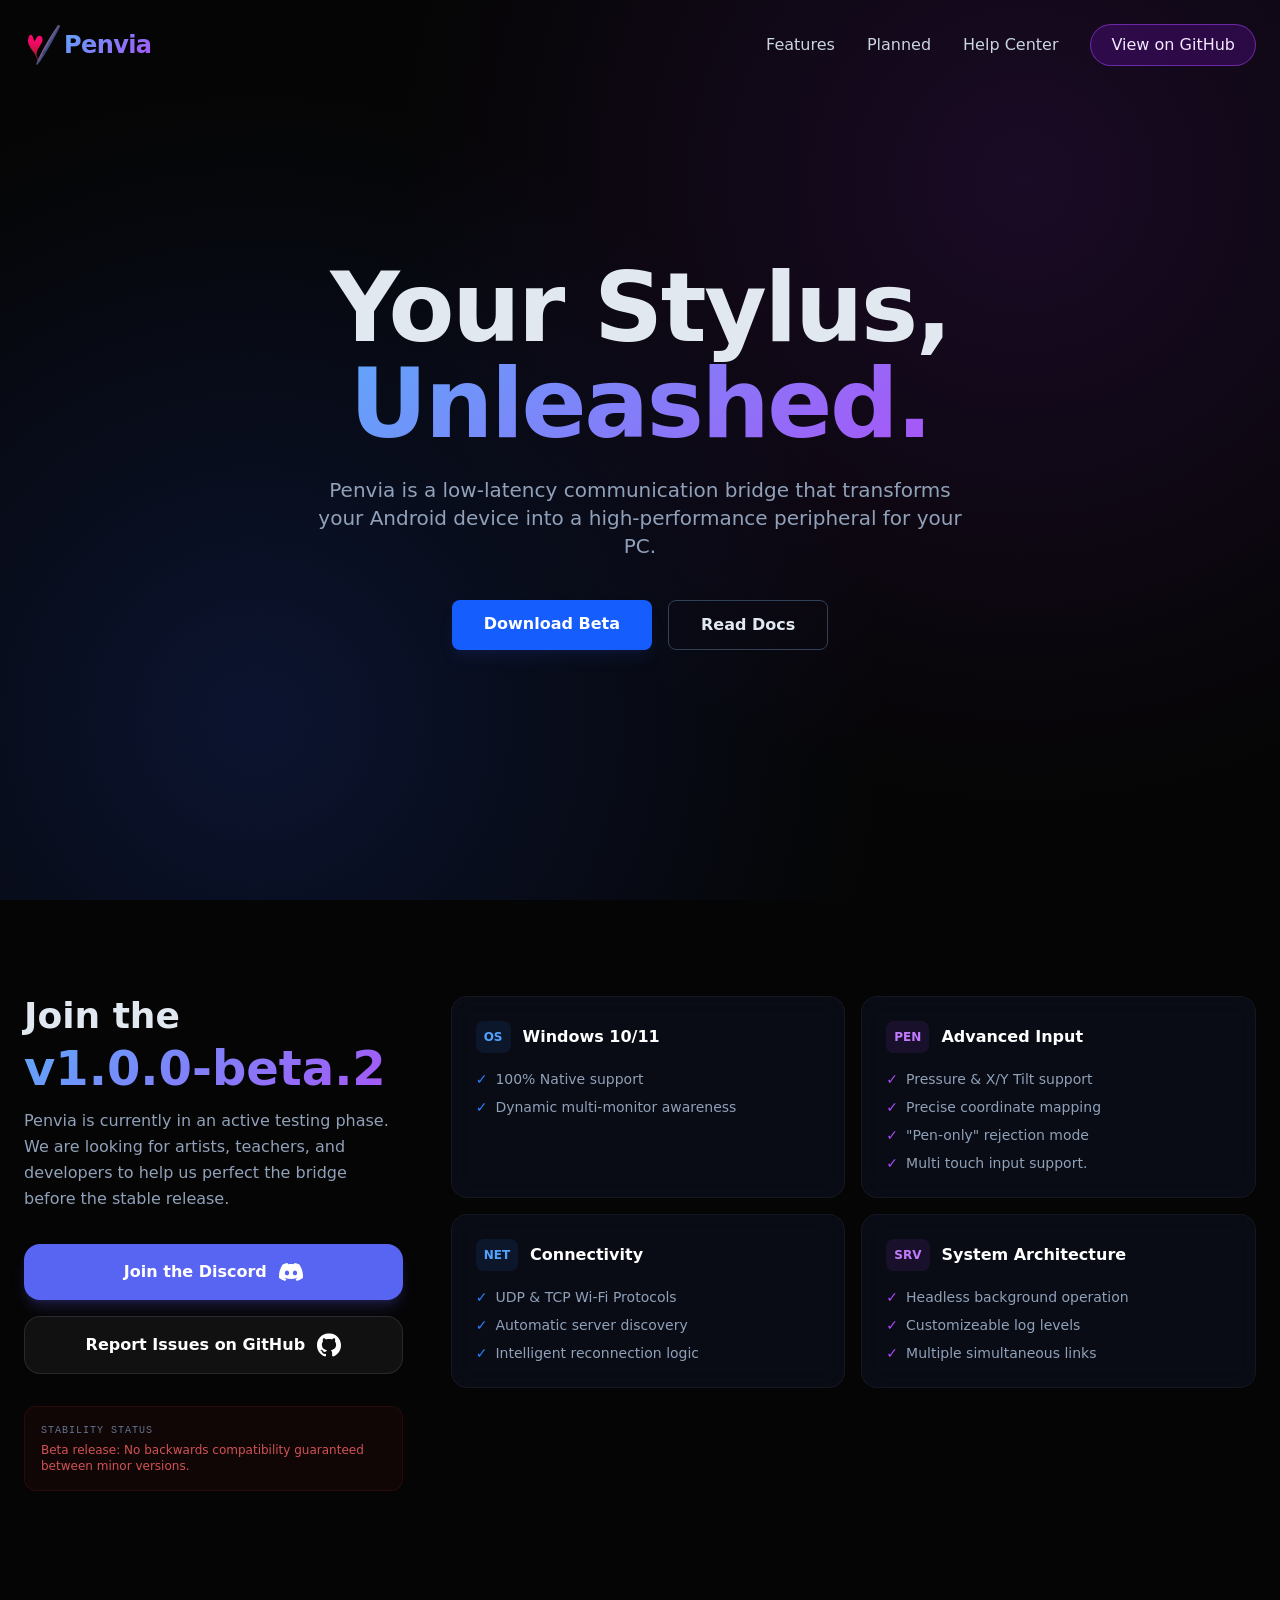
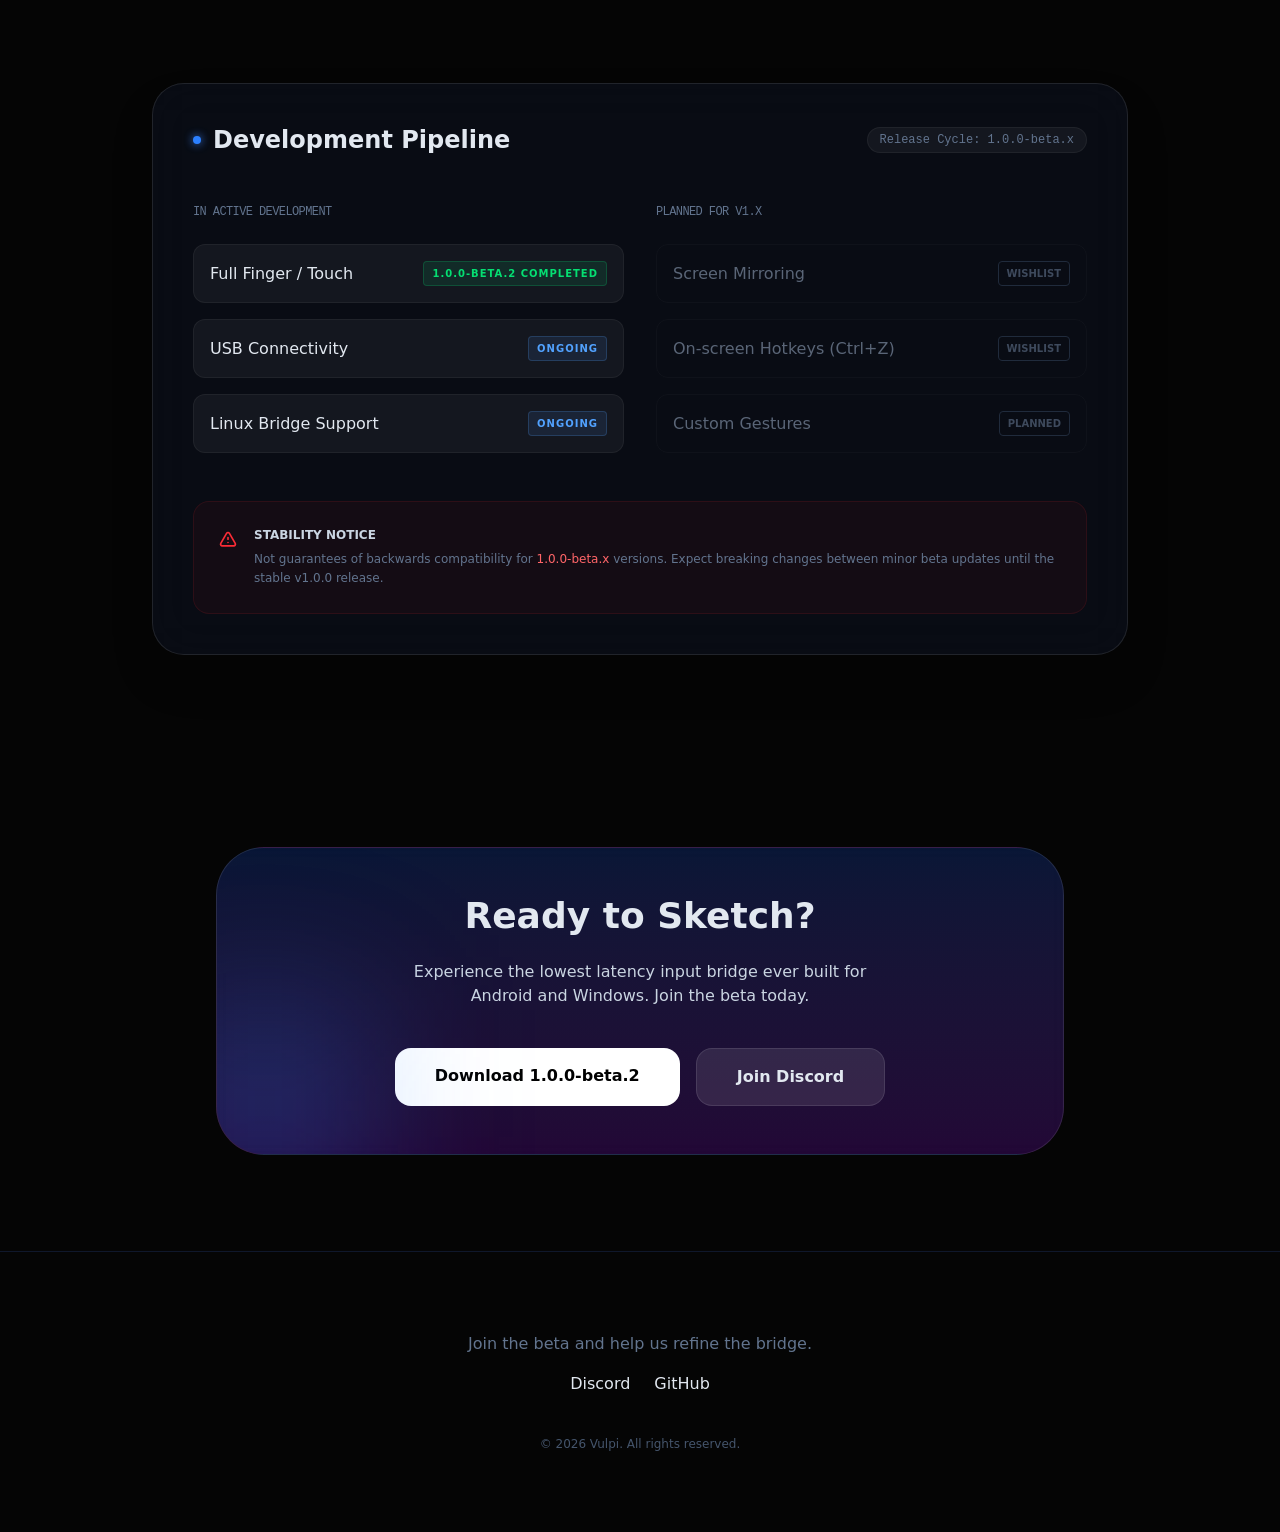
<file: index.html>
<!DOCTYPE html>
<html lang="en">
<head>
    <title>Penvia | Fast & Lightweight Input Bridge</title>
    <link rel="icon" type="image/png" href="/graphics/misc7-1024.png">
    
    <meta charset="UTF-8">
    <meta name="viewport" content="width=device-width, initial-scale=1.0">
    <meta name="title" content="Penvia | Fast & Lightweight Input Bridge">
    <meta name="description" content="Free, ultra-lightweight input bridge for Windows & Linux. Turn your Android stylus into a pro graphics tablet with zero ads, low latency, and full pressure support.">
    <meta name="keywords" content="Android stylus to PC, pen pressure bridge, low latency input, virtual tablet, Penvia, drawing tablet app, Linux stylus support, palm rejection, USB graphics tablet">
    <meta name="robots" content="index, follow">
    <meta name="language" content="English">
    <meta name="author" content="Penvia Team">
    <meta name="theme-color" content="#0f172a">

    <!-- Open Graph / Facebook -->
    <meta property="og:type" content="website">
    <meta property="og:url" content="https://penvia.github.io/">
    <meta property="og:title" content="Penvia | Your Android Stylus, Now on PC">
    <meta property="og:description" content="Free, professional-grade input bridge with zero ads. Ultra-lightweight with full pressure and tilt support over Wi-Fi or USB.">
    <meta property="og:image" content="https://penvia.github.io/graphics/og-promo.png">

    <!-- Twitter -->
    <meta property="twitter:card" content="summary_large_image">
    <meta property="twitter:url" content="https://penvia.github.io/">
    <meta property="twitter:title" content="Penvia | Low-Latency Input Bridge (Free & Ad-Free)">
    <meta property="twitter:description" content="Turn your Android device into a professional 14MB PC peripheral. Zero lag, cross-platform, and built for artists.">
    <meta property="twitter:image" content="https://penvia.github.io/graphics/og-promo.png">

    <script type="application/ld+json">
    [
    {
        "@context": "https://schema.org",
        "@type": "SoftwareApplication",
        "name": "Penvia",
        "operatingSystem": "Windows 10, Windows 11, Linux, Android",
        "applicationCategory": "MultimediaApplication",
        "fileSize": "10MB",
        "offers": {
        "@type": "Offer",
        "price": "0.00",
        "priceCurrency": "USD"
        },
        "description": "A high-performance, lightweight input bridge. Turn Android into a PC graphics tablet with native Windows support, multi-monitor awareness, and zero ads."
    },
    {
        "@context": "https://schema.org",
        "@type": "FAQPage",
        "mainEntity": [
        {
            "@type": "Question",
            "name": "Is Penvia free to use?",
            "acceptedAnswer": {
            "@type": "Answer",
            "text": "Yes, Penvia is 100% free to use. There are no annoying ads, no popups, and no tracking—just a clean, professional workflow for artists, students, and teachers."
            }
        },
        {
            "@type": "Question",
            "name": "How lightweight is the Penvia installation?",
            "acceptedAnswer": {
            "@type": "Answer",
            "text": "Penvia is designed for maximum efficiency. The Windows/Linux server is only 10MB, and the Android client is a tiny 4MB. It has a minimal RAM footprint and supports headless operation for background use."
            }
        },
        {
            "@type": "Question",
            "name": "Does Penvia support professional pen features?",
            "acceptedAnswer": {
            "@type": "Answer",
            "text": "Yes. Penvia provides full support for Pressure sensitivity, X/Y Tilt, side buttons, and a 'Pen-only' rejection mode to ensure your stylus feels like it is connected directly to your desktop."
            }
        },
        {
            "@type": "Question",
            "name": "Can I use Penvia with multiple monitors?",
            "acceptedAnswer": {
            "@type": "Answer",
            "text": "Absolutely. Penvia features dynamic multi-monitor awareness and precise coordinate mapping, allowing you to draw in your multi-screen setup without lag."
            }
        }
        ]
    }
    ]
    </script>

    <!-- Canonical Link (Prevents duplicate content issues) -->
    <link rel="canonical" href="https://penvia.github.io/">
    <link href="/src/output.css" rel="stylesheet">
    <link href="/src/aos.css" rel="stylesheet">
    
    <style>
        body {
            background-color: #050505;
            color: #e2e8f0;
            overflow-x: hidden;
            background-image: 
                radial-gradient(circle at 80% 20%, rgba(88, 28, 135, 0.25) 0%, transparent 50%),
                radial-gradient(circle at 20% 80%, rgba(30, 64, 175, 0.25) 0%, transparent 50%);
            background-attachment: fixed;
            background-size: cover;
        }
        
        .glow-accent {
            box-shadow: 0 0 50px -10px rgba(99, 102, 241, 0.15);
        }

        #penCanvas {
            filter: blur(0.5px) drop-shadow(0 0 10px rgba(168, 85, 247, 0.4));
            opacity: 0.8;
        }

        .gradient-text {
            background: linear-gradient(135deg, #60a5fa 0%, #a855f7 100%);
            -webkit-background-clip: text;
            -webkit-text-fill-color: transparent;
        }
    </style>
</head>
<body class="hero-bg">
    <canvas id="penCanvas" class="fixed top-0 left-0 w-full h-full -z-10 pointer-events-none"></canvas>
    <div class="min-h-screen flex flex-col">
        <nav class="w-full p-6 max-w-7xl mx-auto flex justify-between items-center z-50">
            <div class="flex items-center">
                <img src="/graphics/misc7-1024.png" alt="Penvia Logo" class="w-10 h-10 object-contain">
                <span class="text-2xl font-bold gradient-text tracking-tight">Penvia</span>
            </div>
            <div class="space-x-8 hidden md:flex items-center">
                <a href="#beta-access" class="text-slate-300 hover:text-purple-400 transition font-medium">Features</a>
                <a href="#planned" class="text-slate-300 hover:text-blue-400 transition font-medium">Planned</a>
                <a href="/help/" class="text-slate-300 hover:text-blue-400 transition font-medium">Help Center</a>
                <a href="https://github.com/Penvia" class="bg-purple-600/20 border border-purple-500/50 px-5 py-2 rounded-full text-purple-100 font-medium hover:bg-purple-600 hover:text-white transition">View on GitHub</a>
            </div>
        </nav>
        <header class="grow flex flex-col justify-center items-center text-center px-4 -mt-20">
            <h1 class="text-6xl md:text-8xl font-black mb-6 tracking-tight" data-aos="zoom-out" data-aos-duration="1000">
                Your Stylus, <br><span class="gradient-text">Unleashed.</span>
            </h1>
            
            <p class="max-w-2xl text-lg md:text-xl text-slate-400 mb-10" data-aos="fade-up" data-aos-delay="300">
                Penvia is a low-latency communication bridge that transforms your Android device into a high-performance peripheral for your PC. 
            </p>
            
            <div class="flex space-x-4" data-aos="fade-up" data-aos-delay="500">
                <a href="download/" class="bg-blue-600 hover:bg-blue-500 text-white px-8 py-3 rounded-lg font-bold transition shadow-lg shadow-blue-900/20">Download Beta</a>
                <a href="docs/" class="border border-slate-700 hover:border-purple-500 px-8 py-3 rounded-lg font-bold transition">Read Docs</a>
            </div>
        </header>
    </div>
    <section id="beta-access" class="max-w-7xl mx-auto py-24 px-6">
        <div class="grid grid-cols-1 lg:grid-cols-3 gap-12 items-start">
                    <div class="lg:sticky lg:top-24 space-y-8" data-aos="fade-right">
                <div>
                    <h2 class="text-4xl font-bold mb-4">Join the <span class="gradient-text text-5xl block mt-2">v1.0.0-beta.2</span></h2>
                    <p class="text-slate-400 leading-relaxed">
                        Penvia is currently in an active testing phase. We are looking for artists, teachers, and developers to help us perfect the bridge before the stable release.
                    </p>
                </div>
                <div class="space-y-4">
                    <a href="https://discord.gg/uxG2kqGzUX" class="flex items-center justify-center space-x-3 w-full bg-[#5865F2] hover:bg-[#4752C4] text-white py-4 rounded-2xl font-bold transition-all shadow-lg shadow-indigo-500/20 group">
                        <span>Join the Discord</span>
                        <img src="./graphics/Discord-Symbol-White.svg" class="w-6 h-6">
                    </a>
                    <a href="https://github.com/Penvia" class="flex items-center justify-center space-x-3 w-full bg-white/5 border border-white/10 hover:bg-white/10 text-white py-4 rounded-2xl font-bold transition-all">
                        <span>Report Issues on GitHub</span>
                        <img src="./graphics/GitHub_Invertocat_White.svg" class="w-6 h-6">
                    </a>
                </div>

                <div class="p-4 rounded-xl bg-red-500/5 border border-red-500/10">
                    <p class="text-[10px] font-mono text-slate-500 uppercase tracking-widest mb-1">Stability Status</p>
                    <p class="text-xs text-red-400/80">Beta release: No backwards compatibility guaranteed between minor versions.</p>
                </div>
            </div>
            <div class="lg:col-span-2 grid grid-cols-1 md:grid-cols-2 gap-4" data-aos="fade-left">
                <div class="p-6 rounded-2xl bg-slate-900/40 backdrop-blur-md border border-white/5 hover:border-blue-500/30 transition-all">
                    <div class="flex items-center space-x-3 mb-4">
                        <div class="p-2 bg-blue-500/10 rounded-lg text-blue-400 font-bold text-xs">OS</div>
                        <h3 class="font-bold text-white">Windows 10/11</h3>
                    </div>
                    <ul class="text-sm text-slate-400 space-y-2">
                        <li class="flex items-start">
                            <span class="text-blue-500 mr-2">✓</span> 100% Native support
                        </li>
                        <li class="flex items-start">
                            <span class="text-blue-500 mr-2">✓</span> Dynamic multi-monitor awareness
                        </li>
                    </ul>
                </div>
                <div class="p-6 rounded-2xl bg-slate-900/40 backdrop-blur-md border border-white/5 hover:border-purple-500/30 transition-all">
                    <div class="flex items-center space-x-3 mb-4">
                        <div class="p-2 bg-purple-500/10 rounded-lg text-purple-400 font-bold text-xs">PEN</div>
                        <h3 class="font-bold text-white">Advanced Input</h3>
                    </div>
                    <ul class="text-sm text-slate-400 space-y-2">
                        <li class="flex items-start">
                            <span class="text-purple-500 mr-2">✓</span> Pressure & X/Y Tilt support
                        </li>
                        <li class="flex items-start">
                            <span class="text-purple-500 mr-2">✓</span> Precise coordinate mapping
                        </li>
                        <li class="flex items-start">
                            <span class="text-purple-500 mr-2">✓</span> "Pen-only" rejection mode
                        </li>
                        <li class="flex items-start">
                            <span class="text-purple-500 mr-2">✓</span> Multi touch input support.
                        </li>
                    </ul>
                </div>
                <div class="p-6 rounded-2xl bg-slate-900/40 backdrop-blur-md border border-white/5 hover:border-blue-500/30 transition-all">
                    <div class="flex items-center space-x-3 mb-4">
                        <div class="p-2 bg-blue-500/10 rounded-lg text-blue-400 font-bold text-xs">NET</div>
                        <h3 class="font-bold text-white">Connectivity</h3>
                    </div>
                    <ul class="text-sm text-slate-400 space-y-2">
                        <li class="flex items-start">
                            <span class="text-blue-500 mr-2">✓</span> UDP & TCP Wi-Fi Protocols
                        </li>
                        <li class="flex items-start">
                            <span class="text-blue-500 mr-2">✓</span> Automatic server discovery
                        </li>
                        <li class="flex items-start">
                            <span class="text-blue-500 mr-2">✓</span> Intelligent reconnection logic
                        </li>
                    </ul>
                </div>
                <div class="p-6 rounded-2xl bg-slate-900/40 backdrop-blur-md border border-white/5 hover:border-purple-500/30 transition-all">
                    <div class="flex items-center space-x-3 mb-4">
                        <div class="p-2 bg-purple-500/10 rounded-lg text-purple-400 font-bold text-xs">SRV</div>
                        <h3 class="font-bold text-white">System Architecture</h3>
                    </div>
                    <ul class="text-sm text-slate-400 space-y-2">
                        <li class="flex items-start">
                            <span class="text-purple-500 mr-2">✓</span> Headless background operation
                        </li>
                        <li class="flex items-start">
                            <span class="text-purple-500 mr-2">✓</span> Customizeable log levels
                        </li>
                        <li class="flex items-start">
                            <span class="text-purple-500 mr-2">✓</span> Multiple simultaneous links
                        </li>
                    </ul>
                </div>

            </div>
        </div>
    </section>
    <section class="max-w-5xl mx-auto py-24 px-6" id="planned">
        <div class="p-10 rounded-4xl bg-slate-900/40 backdrop-blur-xl border border-white/10 shadow-2xl relative">
            <div class="relative z-10">
                <div class="flex items-center justify-between mb-12">
                    <h2 class="text-2xl font-bold flex items-center">
                        <span class="w-2 h-2 bg-blue-500 rounded-full mr-3 animate-pulse shadow-[0_0_10px_#3b82f6]"></span>
                        Development Pipeline
                    </h2>
                    <span class="text-xs font-mono text-slate-500 bg-white/5 px-3 py-1 rounded-full border border-white/5">
                        Release Cycle: 1.0.0-beta.x
                    </span>
                </div>

                <div class="grid grid-cols-1 md:grid-cols-2 gap-8">                
                    <div class="space-y-4">
                        <h3 class="text-xs font-mono text-slate-500 uppercase tracking-tighter mb-6">In Active Development</h3>
                        <div class="flex items-center justify-between p-4 rounded-xl bg-white/5 border border-white/5">
                            <span class="text-slate-200 font-medium">Full Finger / Touch</span>
                            <span class="text-[10px] font-bold text-green-400 bg-green-400/10 px-2 py-1 rounded uppercase tracking-widest border border-green-400/20">1.0.0-beta.2 Completed</span>
                        </div>
                        <div class="flex items-center justify-between p-4 rounded-xl bg-white/5 border border-white/5">
                            <span class="text-slate-200 font-medium">USB Connectivity</span>
                            <span class="text-[10px] font-bold text-blue-400 bg-blue-400/10 px-2 py-1 rounded uppercase tracking-widest border border-blue-400/20">Ongoing</span>
                        </div>
                        <div class="flex items-center justify-between p-4 rounded-xl bg-white/5 border border-white/5">
                            <span class="text-slate-200 font-medium">Linux Bridge Support</span>
                            <span class="text-[10px] font-bold text-blue-400 bg-blue-400/10 px-2 py-1 rounded uppercase tracking-widest border border-blue-400/20">Ongoing</span>
                        </div>
                    </div>
                    <div class="space-y-4">
                        <h3 class="text-xs font-mono text-slate-500 uppercase tracking-tighter mb-6">Planned for v1.x</h3>
                        
                        <div class="flex items-center justify-between p-4 rounded-xl bg-transparent border border-white/5 opacity-60">
                            <span class="text-slate-400">Screen Mirroring</span>
                            <span class="text-[10px] font-bold text-slate-500 border border-slate-700 px-2 py-1 rounded uppercase">Wishlist</span>
                        </div>

                        <div class="flex items-center justify-between p-4 rounded-xl bg-transparent border border-white/5 opacity-60">
                            <span class="text-slate-400">On-screen Hotkeys (Ctrl+Z)</span>
                            <span class="text-[10px] font-bold text-slate-500 border border-slate-700 px-2 py-1 rounded uppercase">Wishlist</span>
                        </div>

                        <div class="flex items-center justify-between p-4 rounded-xl bg-transparent border border-white/5 opacity-60">
                            <span class="text-slate-400">Custom Gestures</span>
                            <span class="text-[10px] font-bold text-slate-500 border border-slate-700 px-2 py-1 rounded uppercase">Planned</span>
                        </div>
                    </div>
                </div>
                <div class="mt-12 p-6 rounded-2xl bg-red-500/5 border border-red-500/10 flex items-start space-x-4">
                    <div class="text-red-500 mt-1">
                        <svg class="w-5 h-5" fill="none" stroke="currentColor" viewBox="0 0 24 24"><path stroke-linecap="round" stroke-linejoin="round" stroke-width="2" d="M12 9v2m0 4h.01m-6.938 4h13.856c1.54 0 2.502-1.667 1.732-3L13.732 4c-.77-1.333-2.694-1.333-3.464 0L3.34 16c-.77 1.333.192 3 1.732 3z"></path></svg>
                    </div>
                    <div class="text-xs text-slate-500 leading-relaxed">
                        <p class="font-bold text-slate-300 uppercase mb-1">Stability Notice</p>
                        Not guarantees of backwards compatibility for <span class="text-red-400">1.0.0-beta.x</span> versions. 
                        Expect breaking changes between minor beta updates until the stable v1.0.0 release.
                    </div>
                </div>
            </div>
        </div>
    </section>

    <section class="max-w-4xl mx-auto py-24 px-6 text-center">
        <div class="p-12 rounded-[3rem] bg-linear-to-b from-blue-600/20 to-purple-600/20 border border-white/10 backdrop-blur-sm relative overflow-hidden" data-aos="zoom-in">
            <h2 class="text-4xl font-bold mb-6">Ready to Sketch?</h2>
            <p class="text-slate-300 mb-10 max-w-lg mx-auto">
                Experience the lowest latency input bridge ever built for Android and Windows. Join the beta today.
            </p>
            <div class="flex flex-col md:flex-row justify-center gap-4">
                <a href="download/" class="bg-white text-black px-10 py-4 rounded-2xl font-bold hover:bg-slate-200 transition">Download 1.0.0-beta.2</a>
                <a href="https://discord.gg/uxG2kqGzUX" class="bg-white/10 border border-white/10 px-10 py-4 rounded-2xl font-bold hover:bg-white/20 transition">Join Discord</a>
            </div>
            <div class="absolute -bottom-12 -left-12 w-48 h-48 bg-blue-500/30 blur-[80px]"></div>
        </div>
    </section>
    <footer class="py-20 text-center border-t border-slate-900">
        <p class="text-slate-500 mb-4">Join the beta and help us refine the bridge.</p>
        <div class="flex justify-center space-x-6">
            <a href="https://discord.gg/uxG2kqGzUX" class="hover:text-white transition">Discord</a>
            <a href="https://github.com/Penvia" class="hover:text-white transition">GitHub</a>
        </div>
        <p class="mt-10 text-xs text-slate-600">© 2026 Vulpi. All rights reserved.</p>
    </footer>

    <script src="./src/aos.js"></script>
    <script>
        const canvas = document.getElementById('penCanvas');
        const ctx = canvas.getContext('2d');
        let points = [];
        const maxPoints = 70; 

        let mouse = { x: window.innerWidth / 2, y: window.innerHeight / 2 };
        let cursor = { x: window.innerWidth / 2, y: window.innerHeight / 2 };
        let lastMoveTime = Date.now();
        let angle = 0; // For idle animation

        function resize() {
            canvas.width = window.innerWidth;
            canvas.height = window.innerHeight;
        }

        window.addEventListener('resize', resize);
        window.addEventListener('mousemove', (e) => {
            mouse.x = e.clientX;
            mouse.y = e.clientY;
            lastMoveTime = Date.now();
        });

        function animate() {
            ctx.clearRect(0, 0, canvas.width, canvas.height);
            
            const now = Date.now();
            const isIdle = now - lastMoveTime > 2000;

            if (isIdle) {
                angle += 0.015;
                mouse.x = (window.innerWidth / 2) + Math.cos(angle) * (window.innerWidth * 0.3);
                mouse.y = (window.innerHeight / 2) + Math.sin(angle * 2) * (window.innerHeight * 0.2);
            }

            cursor.x += (mouse.x - cursor.x) * 0.12;
            cursor.y += (mouse.y - cursor.y) * 0.12;

            points.push({ ...cursor });
            if (points.length > maxPoints) points.shift();

            if (points.length > 2) {
                const grad = ctx.createLinearGradient(
                    points[0].x, points[0].y, 
                    points[points.length-1].x, points[points.length-1].y
                );
                grad.addColorStop(0, "rgba(96, 165, 250, 0)");      // Fade in Blue
                grad.addColorStop(0.5, "rgba(168, 85, 247, 0.5)"); // Purple Middle
                grad.addColorStop(1, "rgba(96, 165, 250, 0.8)");   // Bright Blue Tip

                ctx.beginPath();
                ctx.strokeStyle = grad;
                ctx.lineWidth = 4;
                ctx.lineCap = 'round';
                ctx.lineJoin = 'round';

                ctx.moveTo(points[0].x, points[0].y);

                // Quadratic Curve for maximum smoothness
                for (let i = 1; i < points.length - 2; i++) {
                    const xc = (points[i].x + points[i + 1].x) / 2;
                    const yc = (points[i].y + points[i + 1].y) / 2;
                    ctx.quadraticCurveTo(points[i].x, points[i].y, xc, yc);
                }
                
                // Curve through the last two points
                ctx.quadraticCurveTo(
                    points[points.length - 2].x, 
                    points[points.length - 2].y, 
                    points[points.length - 1].x, 
                    points[points.length - 1].y
                );

                ctx.stroke();
            }
            
            requestAnimationFrame(animate);
        }

        resize();
        animate();
    </script>
    <script>
        AOS.init({
            duration: 800,
            once: true,
        });
    </script>
</body>
</html>
</file>
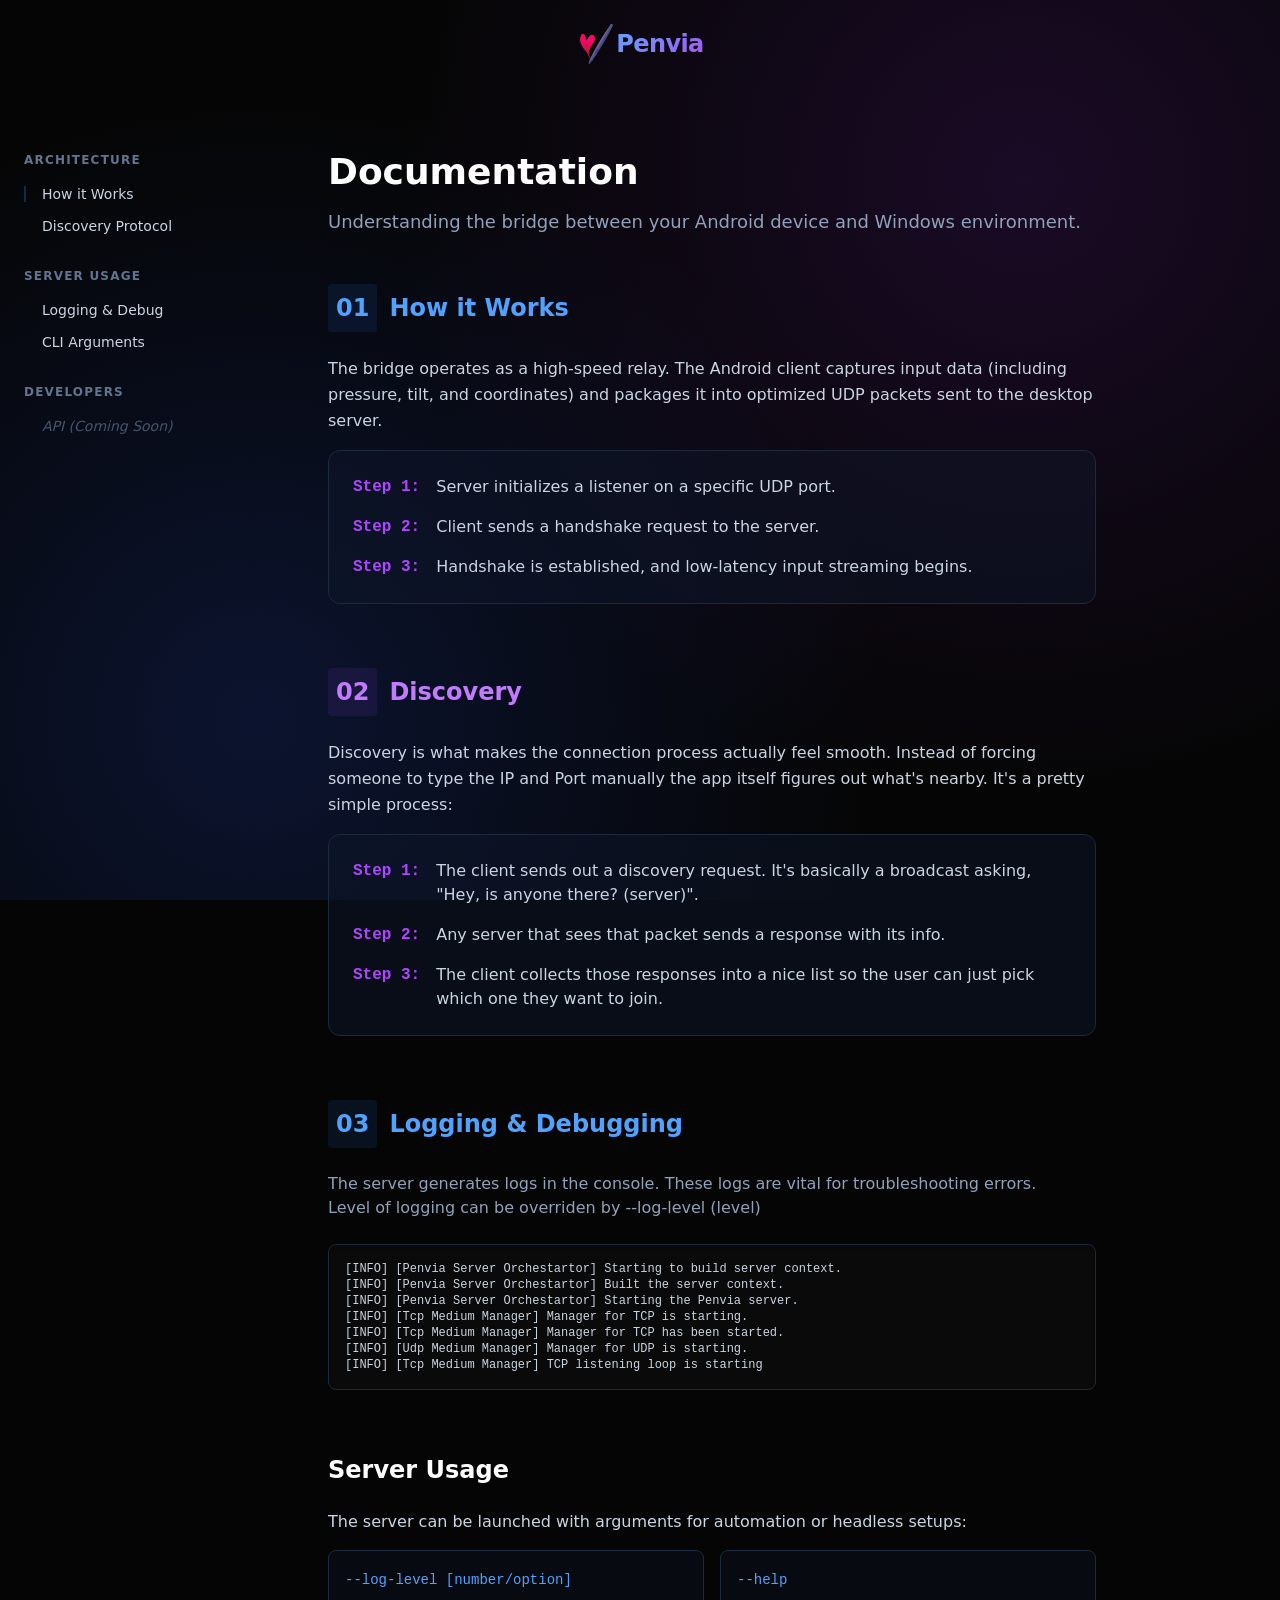
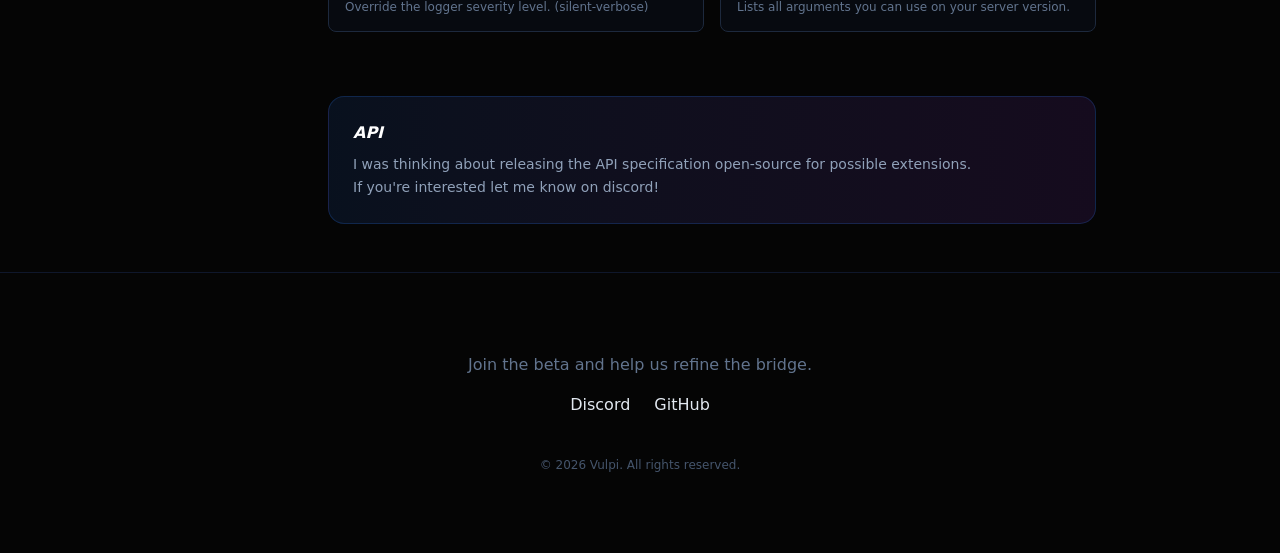
<file: docs/index.html>
<!DOCTYPE html>
<html lang="en">
<head>
    <title>Penvia Documentation | Technical Guide & Protocol</title>
    <link rel="icon" type="image/png" href="/graphics/misc7-1024.png">

    <meta charset="UTF-8">
    <meta name="viewport" content="width=device-width, initial-scale=1.0">
    <meta name="title" content="Penvia Documentation | Technical Guide & Protocol">
    <meta name="description" content="Technical deep-dive into Penvia's low-latency UDP protocol, auto-discovery system, and command-line automation for Windows and Linux.">
    <meta name="keywords" content="Penvia protocol, UDP input bridge, stylus auto-discovery, Penvia CLI arguments, server logs, technical documentation">
    <meta name="robots" content="index, follow">
    <meta name="language" content="English">
    <meta name="author" content="Penvia Team">
    <meta name="theme-color" content="#0f172a">

    <!-- Open Graph / Facebook -->
    <meta property="og:type" content="article">
    <meta property="og:url" content="https://penvia.github.io/docs">
    <meta property="og:title" content="Penvia Technical Docs: High-Speed Input Relay">
    <meta property="og:description" content="Explore how Penvia achieves ultra-low latency using optimized UDP packets and automated server discovery.">
    <meta property="og:image" content="https://penvia.github.io/graphics/og-docs.png">

    <!-- Twitter -->
    <meta property="twitter:card" content="summary">
    <meta property="twitter:title" content="Penvia Docs | Technical Protocol">
    <meta property="twitter:description" content="Deep dive into the high-fidelity input data relay and server automation.">

    <script type="application/ld+json">
    [
    {
        "@context": "https://schema.org",
        "@type": "HowTo",
        "name": "How Penvia Auto-Discovery Works",
        "description": "A simple three-step process for connecting the Android client to the PC server without manual IP entry.",
        "step": [
        {
            "@type": "HowToStep",
            "name": "Discovery Request",
            "text": "The client sends out a broadcast discovery request to find active servers on the network."
        },
        {
            "@type": "HowToStep",
            "name": "Server Response",
            "text": "Any active server seeing the packet sends a response with its connection info."
        },
        {
            "@type": "HowToStep",
            "name": "Selection",
            "text": "The client displays a list of available servers for the user to join."
        }
        ]
    },
    {
        "@context": "https://schema.org",
        "@type": "TechArticle",
        "headline": "Penvia High-Speed Input Relay Protocol",
        "description": "The Android client captures pressure, tilt, and coordinates, packaging them into optimized UDP packets for the desktop server.",
        "dependencies": "UDP Port, ADB (optional for USB)",
        "proficiencyLevel": "Intermediate"
    }
    ]
    </script>

    <!-- Canonical Link (Prevents duplicate content issues) -->
    <link rel="canonical" href="https://penvia.github.io/docs">
    <link href="/src/output.css" rel="stylesheet">
    <link href="/src/aos.css" rel="stylesheet">
    
    <style>
        body {
            background-color: #050505;
            color: #e2e8f0;
            overflow-x: hidden;
            background-image: 
                radial-gradient(circle at 80% 20%, rgba(88, 28, 135, 0.25) 0%, transparent 50%),
                radial-gradient(circle at 20% 80%, rgba(30, 64, 175, 0.25) 0%, transparent 50%);
            background-attachment: fixed;
            background-size: cover;
        }
        
        .glow-accent {
            box-shadow: 0 0 50px -10px rgba(99, 102, 241, 0.15);
        }

        #penCanvas {
            filter: blur(0.5px) drop-shadow(0 0 10px rgba(168, 85, 247, 0.4));
            opacity: 0.8;
        }

        .gradient-text {
            background: linear-gradient(135deg, #60a5fa 0%, #a855f7 100%);
            -webkit-background-clip: text;
            -webkit-text-fill-color: transparent;
        }
    </style>
</head>
<body class="hero-bg">
    <div class="flex flex-col mb-4">
        <a href="/" class="p-6 max-w-7xl mx-auto flex justify-between items-center z-50">
            <div class="flex items-center">
                <img src="/graphics/misc7-1024.png" alt="Penvia Logo" class="w-10 h-10 object-contain">
                <span class="text-2xl font-bold gradient-text tracking-tight">Penvia</span>
            </div>
        </a>
    </div>

    <div class="max-w-7xl mx-auto px-6 py-12 flex flex-col lg:flex-row gap-12 text-slate-300">
    
    <aside class="lg:w-64 shrink-0" data-aos="fade-right">
        <nav class="sticky top-10 space-y-8">
            <div>
                <h5 class="text-xs font-bold uppercase tracking-widest text-slate-500 mb-4">Architecture</h5>
                <ul class="space-y-3 text-sm">
                    <li><a href="#how-it-works" class="hover:text-blue-400 transition-colors border-l-2 border-blue-500/30 pl-4">How it Works</a></li>
                    <li><a href="#discovery" class="hover:text-slate-100 transition-colors border-l-2 border-transparent pl-4">Discovery Protocol</a></li>
                </ul>
            </div>
            <div>
                <h5 class="text-xs font-bold uppercase tracking-widest text-slate-500 mb-4">Server Usage</h5>
                <ul class="space-y-3 text-sm">
                    <li><a href="#logging" class="hover:text-slate-100 transition-colors border-l-2 border-transparent pl-4">Logging & Debug</a></li>
                    <li><a href="#cli" class="hover:text-slate-100 transition-colors border-l-2 border-transparent pl-4">CLI Arguments</a></li>
                </ul>
            </div>
            <div>
                <h5 class="text-xs font-bold uppercase tracking-widest text-slate-500 mb-4">Developers</h5>
                <ul class="space-y-3 text-sm">
                    <li><a href="#api" class="text-slate-600 cursor-not-allowed border-l-2 border-transparent pl-4 italic">API (Coming Soon)</a></li>
                </ul>
            </div>
        </nav>
    </aside>

    <section class="flex-1 max-w-3xl" data-aos="fade-up">
        <header class="mb-12">
            <h1 class="text-4xl font-bold text-white mb-4">Documentation</h1>
            <p class="text-lg text-slate-400">Understanding the bridge between your Android device and Windows environment.</p>
        </header>
        <article id="how-it-works" class="mb-16">
            <h2 class="text-2xl font-bold text-blue-400 mb-6 flex items-center gap-3">
                <span class="p-2 rounded bg-blue-500/10">01</span> How it Works
            </h2>
            <div class="prose prose-invert prose-slate">
                <p class="mb-4 leading-relaxed">
                    The bridge operates as a high-speed relay. The Android client captures input data (including pressure, tilt, and coordinates) and packages it into optimized UDP packets sent to the desktop server.
                </p>
                <div class="bg-slate-900/50 p-6 rounded-xl border border-slate-800 mb-4">
                    <ul class="space-y-4">
                        <li class="flex gap-4">
                            <span class="text-purple-500 font-mono font-bold whitespace-nowrap">Step 1:</span>
                            <span>Server initializes a listener on a specific UDP port.</span>
                        </li>
                        <li class="flex gap-4">
                            <span class="text-purple-500 font-mono font-bold whitespace-nowrap">Step 2:</span>
                            <span>Client sends a handshake request to the server.</span>
                        </li>
                        <li class="flex gap-4">
                            <span class="text-purple-500 font-mono font-bold whitespace-nowrap">Step 3:</span>
                            <span>Handshake is established, and low-latency input streaming begins.</span>
                        </li>
                    </ul>
                </div>
            </div>
        </article>

        <article id="discovery" class="mb-16">
            <h2 class="text-2xl font-bold text-purple-400 mb-6 flex items-center gap-3">
                <span class="p-2 rounded bg-purple-500/10">02</span> Discovery
            </h2>
            <div class="prose prose-invert prose-slate">
                <p class="mb-4 leading-relaxed">
                    Discovery is what makes the connection process actually feel smooth. 
                    Instead of forcing someone to type the IP and Port manually the app itself figures out what's nearby.

                    It's a pretty simple process:
                </p>
                <div class="bg-slate-900/50 p-6 rounded-xl border border-slate-800 mb-4">
                    <ul class="space-y-4">
                        <li class="flex gap-4">
                            <span class="text-purple-500 font-mono font-bold whitespace-nowrap">Step 1:</span>
                            <span>The client sends out a discovery request. It's basically a broadcast asking, "Hey, is anyone there? (server)".</span>
                        </li>
                        <li class="flex gap-4">
                            <span class="text-purple-500 font-mono font-bold whitespace-nowrap">Step 2:</span>
                            <span>Any server that sees that packet sends a response with its info.</span>
                        </li>
                        <li class="flex gap-4">
                            <span class="text-purple-500 font-mono font-bold whitespace-nowrap">Step 3:</span>
                            <span>The client collects those responses into a nice list so the user can just pick which one they want to join.</span>
                        </li>
                    </ul>
                </div>
            </div>
        </article>
        <article id="logging" class="mb-16">
            <h2 class="text-2xl font-bold text-blue-400 mb-6 flex items-center gap-3">
                <span class="p-2 rounded bg-blue-500/10">03</span> Logging & Debugging
            </h2>
            <p class="mb-6 text-slate-400">
                The server generates logs in the console. These logs are vital for troubleshooting errors.<br>
                Level of logging can be overriden by --log-level (level)
            </p>
            
            <div class="rounded-lg bg-[#0a0a0a] border border-slate-800 p-4 font-mono text-xs overflow-x-auto shadow-inner">
                [INFO] [Penvia Server Orchestartor] Starting to build server context.<br>
                [INFO] [Penvia Server Orchestartor] Built the server context.<br>
                [INFO] [Penvia Server Orchestartor] Starting the Penvia server.<br>
                [INFO] [Tcp Medium Manager] Manager for TCP is starting.<br>
                [INFO] [Tcp Medium Manager] Manager for TCP has been started.<br>
                [INFO] [Udp Medium Manager] Manager for UDP is starting.<br>
                [INFO] [Tcp Medium Manager] TCP listening loop is starting<br>
            </div>
        </article>
        <article id="cli" class="mb-16">
            <h2 class="text-2xl font-bold text-white mb-6">Server Usage</h2>
            <p class="mb-4">The server can be launched with arguments for automation or headless setups:</p>
            
            <div class="grid grid-cols-1 md:grid-cols-2 gap-4">
                <div class="p-4 rounded-lg bg-slate-900/30 border border-slate-800">
                    <code class="text-blue-400 text-sm">--log-level [number/option]</code>
                    <p class="text-xs text-slate-500 mt-2">Override the logger severity level. (silent-verbose)</p>
                </div>
                <div class="p-4 rounded-lg bg-slate-900/30 border border-slate-800">
                    <code class="text-blue-400 text-sm">--help</code>
                    <p class="text-xs text-slate-500 mt-2">Lists all arguments you can use on your server version.</p>
                </div>
            </div>
        </article>

        <div class="p-6 rounded-2xl bg-linear-to-r from-blue-500/10 to-purple-500/10 border border-blue-500/20">
            <h4 class="font-bold text-white mb-2 italic">API</h4>
            <p class="text-sm text-slate-400 leading-relaxed">
                I was thinking about releasing the API specification open-source for possible extensions. <br>If you're interested let me know on discord!
            </p>
        </div>

    </section>
</div>

    <footer class="py-20 text-center border-t border-slate-900">
        <p class="text-slate-500 mb-4">Join the beta and help us refine the bridge.</p>
        <div class="flex justify-center space-x-6">
            <a href="https://discord.gg/uxG2kqGzUX" class="hover:text-white transition">Discord</a>
            <a href="https://github.com/Penvia" class="hover:text-white transition">GitHub</a>
        </div>
        <p class="mt-10 text-xs text-slate-600">© 2026 Vulpi. All rights reserved.</p>
    </footer>

    <script src="/src/aos.js"></script>
    <script>
        AOS.init({
            duration: 800,
            once: true,
        });
    </script>
</body>
</html>
</file>
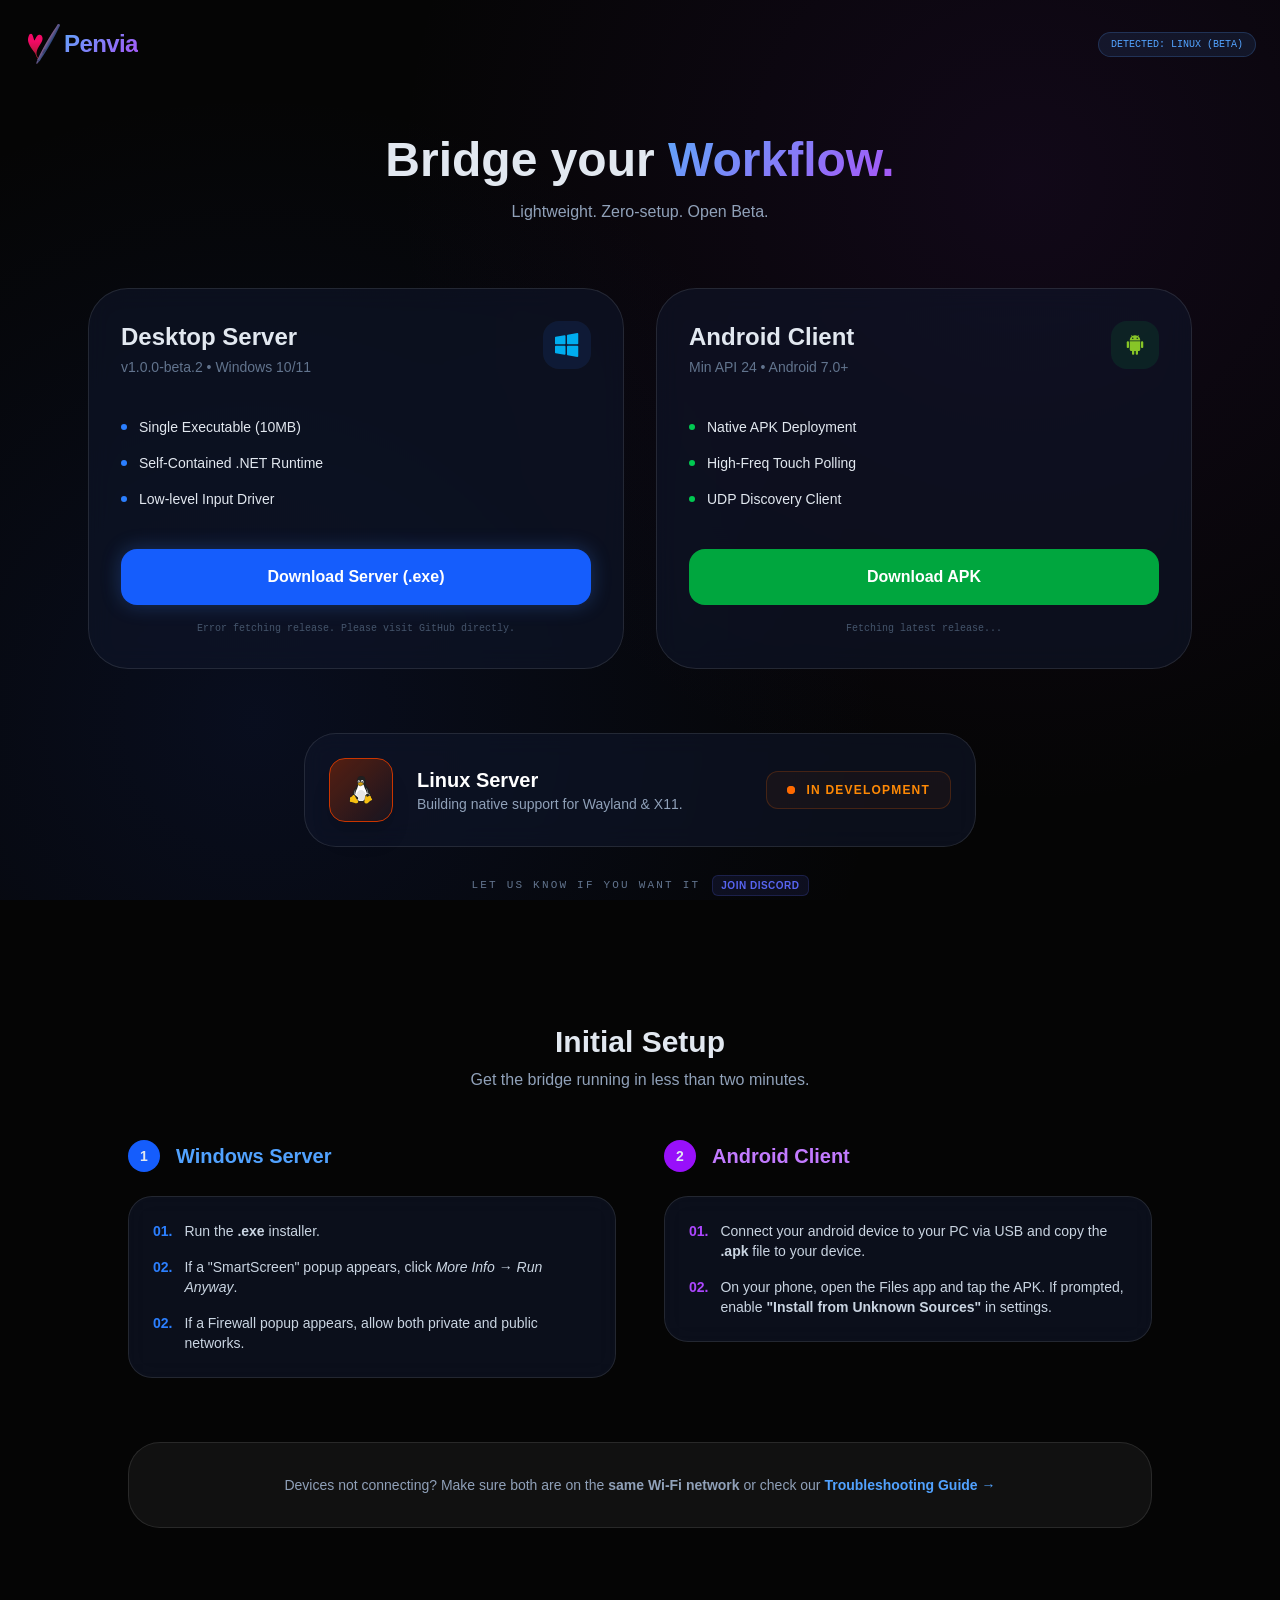
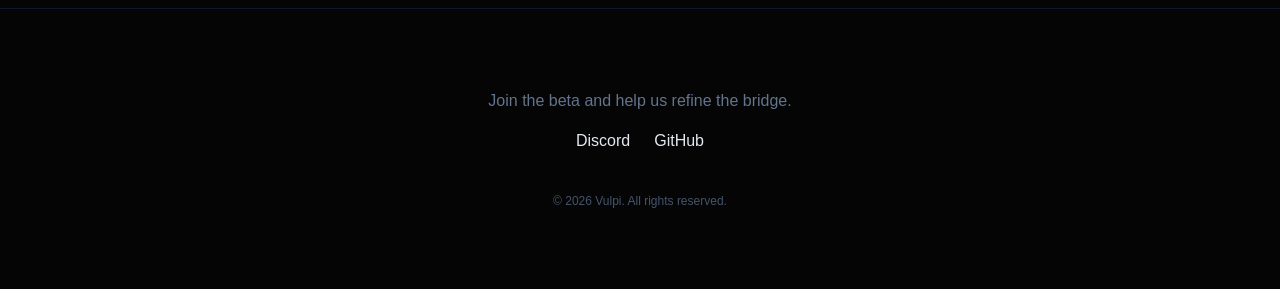
<file: download/index.html>
<!DOCTYPE html>
<html lang="en">
<head>
    <title>Download Penvia v1.0.0-beta.2</title>
    <link rel="icon" type="image/png" href="/graphics/misc7-1024.png">
 
    <meta charset="UTF-8">
    <meta name="viewport" content="width=device-width, initial-scale=1.0">
    <meta name="title" content="Download Penvia v1.0.0-beta.2">
    <meta name="description" content="Download Penvia for Android, Windows, and Linux. Get the latest beta to turn your tablet into a low-latency graphics peripheral with full pressure support.">
    <meta name="keywords" content="download Penvia, Penvia APK, Penvia Windows client, Android drawing tablet server, install Penvia, stylus bridge download">
    <meta name="robots" content="index, follow">
    <meta name="language" content="English">
    <meta name="author" content="Penvia Team">
    <meta name="theme-color" content="#0f172a">

    <!-- Open Graph / Facebook -->
    <meta property="og:type" content="website">
    <meta property="og:url" content="https://penvia.github.io/download">
    <meta property="og:title" content="Get Penvia: The Pro Input Bridge for Android & PC">
    <meta property="og:description" content="Download the latest version of Penvia. Ultra-low latency, zero ads, and professional stylus support for Windows and Linux.">
    <meta property="og:image" content="https://penvia.github.io/graphics/og-download.png">

    <!-- Twitter -->
    <meta property="twitter:card" content="summary_large_image">
    <meta property="twitter:url" content="https://penvia.github.io/download">
    <meta property="twitter:title" content="Download Penvia | v1.0.0-beta.2">
    <meta property="twitter:description" content="Available now for Android and Windows. Experience zero-lag stylus input today.">
    <meta property="twitter:image" content="https://penvia.github.io/graphics/og-download.png">

    <script type="application/ld+json">
    {
    "@context": "https://schema.org",
    "@type": "SoftwareApplication",
    "name": "Penvia",
    "operatingSystem": "Android, Windows, Linux",
    "applicationCategory": "MultimediaApplication",
    "softwareVersion": "1.0.0-beta.2",
    "offers": {
        "@type": "Offer",
        "price": "0.00",
        "priceCurrency": "USD"
    },
    "description": "A low-latency input communication bridge that turns an Android device into a PC graphics tablet peripheral."
    }
    </script>

    <!-- Canonical Link (Prevents duplicate content issues) -->
    <link rel="canonical" href="https://penvia.github.io/download">
    <link href="/src/aos.css" rel="stylesheet"> 
    <link href="/src/output.css" rel="stylesheet"> 
    <style>
        body {
            background-color: #050505;
            color: #e2e8f0;
            background-image: 
                radial-gradient(circle at 80% 20%, rgba(88, 28, 135, 0.15) 0%, transparent 50%),
                radial-gradient(circle at 20% 80%, rgba(30, 64, 175, 0.15) 0%, transparent 50%);
            background-attachment: fixed;
            font-family: 'Inter', sans-serif;
        }
        .glass { background: rgba(15, 23, 42, 0.6); backdrop-filter: blur(12px); border: 1px solid rgba(255,255,255,0.1); }
        .gradient-text { background: linear-gradient(135deg, #60a5fa 0%, #a855f7 100%); -webkit-background-clip: text; -webkit-text-fill-color: transparent; }
        .btn-glow-blue { box-shadow: 0 0 20px rgba(59, 130, 246, 0.3); }
        .btn-glow-purple { box-shadow: 0 0 20px rgba(168, 85, 247, 0.3); }
    </style>
</head>
<body>
    <nav class="p-6 max-w-7xl mx-auto flex justify-between items-center">
        <a href="/" class="flex items-center hover:animate-pulse">
            <img src="/graphics/misc7-1024.png" alt="Penvia Logo" class="w-10 h-10 object-contain">
            <span class="text-2xl font-bold gradient-text tracking-tight">Penvia</span>
        </a>
        
        <div id="os-badge" class="hidden text-[10px] font-mono text-blue-400 bg-blue-400/10 px-3 py-1 rounded-full border border-blue-400/20">
            DETECTED: <span id="user-os">UNKNOWN</span>
        </div>
    </nav>

    <main class="max-w-6xl mx-auto py-12 px-6">
        <header class="mb-16 text-center" data-aos="fade-down">
            <h1 class="text-5xl font-black mb-4">Bridge your <span class="gradient-text">Workflow.</span></h1>
            <p class="text-slate-400">Lightweight. Zero-setup. Open Beta.</p>
        </header>

        <div class="grid grid-cols-1 lg:grid-cols-2 gap-8 mb-6">
            <div id="win-card" class="glass p-8 rounded-[2.5rem] relative group transition-all duration-500 hover:border-blue-500/50" data-aos="fade-right">
                <div class="flex justify-between items-start mb-10">
                    <div>
                        <h2 class="text-2xl font-bold">Desktop Server</h2>
                        <p class="text-sm text-slate-500 mt-1">v1.0.0-beta.2 • Windows 10/11</p>
                    </div>
                    <div class="p-3 bg-blue-500/10 rounded-2xl">
                        <img src="/graphics/windows-logo.svg" alt="For Windows" class="w-6">
                    </div>
                </div>
                
                <div class="space-y-4 mb-10">
                    <div class="flex items-center text-sm"><span class="w-1.5 h-1.5 bg-blue-500 rounded-full mr-3"></span> Single Executable (10MB)</div>
                    <div class="flex items-center text-sm"><span class="w-1.5 h-1.5 bg-blue-500 rounded-full mr-3"></span> Self-Contained .NET Runtime</div>
                    <div class="flex items-center text-sm"><span class="w-1.5 h-1.5 bg-blue-500 rounded-full mr-3"></span> Low-level Input Driver</div>
                </div>

                <a id="win-btn" href="#" class="btn-glow-blue block w-full text-center bg-blue-600 hover:bg-blue-500 text-white font-bold py-4 rounded-2xl transition">
                    Download Server (.exe)
                </a>
                <p id="win-filename" class="text-center text-[10px] text-slate-600 mt-4 font-mono">Fetching latest release...</p>
            </div>

            <div id="android-card" class="glass p-8 rounded-[2.5rem] relative transition-all duration-500 hover:border-purple-500/50" data-aos="fade-left">
                <div class="flex justify-between items-start mb-10">
                    <div>
                        <h2 class="text-2xl font-bold">Android Client</h2>
                        <p class="text-sm text-slate-500 mt-1">Min API 24 • Android 7.0+</p>
                    </div>
                    <div class="p-3 bg-green-500/10 rounded-2xl">
                        <img src="/graphics/android-logo.svg" alt="For Windows" class="w-6">
                    </div>
                </div>

                <div class="space-y-4 mb-10">
                    <div class="flex items-center text-sm"><span class="w-1.5 h-1.5 bg-green-500 rounded-full mr-3"></span> Native APK Deployment</div>
                    <div class="flex items-center text-sm"><span class="w-1.5 h-1.5 bg-green-500 rounded-full mr-3"></span> High-Freq Touch Polling</div>
                    <div class="flex items-center text-sm"><span class="w-1.5 h-1.5 bg-green-500 rounded-full mr-3"></span> UDP Discovery Client</div>
                </div>

                <a id="android-btn" href="#" class="btn-glow-green block w-full text-center bg-green-600 hover:bg-green-500 text-white font-bold py-4 rounded-2xl transition">
                    Download APK
                </a>
                <p id="android-filename" class="text-center text-[10px] text-slate-600 mt-4 font-mono">Fetching latest release...</p>
            </div>
        </div>

        <div class="mt-16 max-w-2xl mx-auto mb-20" data-aos="fade-up">
            <div class="glass p-6 rounded-4xl flex flex-col md:flex-row items-center justify-between border-slate-800/50 hover:border-orange-500/20 transition-colors duration-500">
                <div class="flex items-center space-x-6">
                    <div class="shrink-0 w-16 h-16 bg-linear-to-br from-orange-800/50 to-orange-900/10 rounded-2xl flex items-center justify-center border border-orange-700 shadow-xl">
                        <img src="/graphics/linux-logo.svg" alt="For Linux" class="w-8 h-8">
                    </div>

                    <div>
                        <h3 class="text-xl font-bold text-white">Linux Server</h3>
                        <p class="text-slate-400 text-sm">Building native support for Wayland & X11.</p>
                    </div>
                </div>

                <div class="mt-6 md:mt-0 flex items-center bg-orange-500/5 border border-orange-500/20 px-5 py-2.5 rounded-xl">
                    <span class="relative flex h-2 w-2 mr-3">
                        <span class="animate-ping absolute inline-flex h-full w-full rounded-full bg-orange-400 opacity-75"></span>
                        <span class="relative inline-flex rounded-full h-2 w-2 bg-orange-500"></span>
                    </span>
                    <span class="text-orange-400 font-bold text-xs uppercase tracking-widest">In Development</span>
                </div>
            </div>
            
            <div class="text-center mt-6">
                <a href="https://discord.gg/uxG2kqGzUX" class="inline-flex items-center group transition-all duration-300">
                    <span class="text-[11px] text-slate-500 font-mono uppercase tracking-[0.2em] group-hover:text-orange-400 transition-colors">
                        Let us know if you want it
                    </span>
                    <span class="ml-3 px-2 py-0.5 rounded-md bg-[#5865F2]/10 border border-[#5865F2]/20 text-[#5865F2] text-[10px] font-bold uppercase tracking-wider group-hover:bg-[#5865F2] group-hover:text-white transition-all">
                        Join Discord
                    </span>
                </a>
            </div>
        </div>
    </main>

    <section class="max-w-5xl mx-auto mb-20" data-aos="fade-up">
        <div class="text-center mb-12">
            <h2 class="text-3xl font-bold">Initial Setup</h2>
            <p class="text-slate-400 mt-2">Get the bridge running in less than two minutes.</p>
        </div>

        <div class="grid grid-cols-1 md:grid-cols-2 gap-12">            
            <div class="space-y-6">
                <div class="flex items-center space-x-4">
                    <div class="w-8 h-8 rounded-full bg-blue-600 flex items-center justify-center text-sm font-bold">1</div>
                    <h3 class="text-xl font-bold text-blue-400">Windows Server</h3>
                </div>
                <div class="glass p-6 rounded-3xl border-l-4 border-l-blue-600">
                    <ul class="space-y-4 text-sm text-slate-300">
                        <li class="flex items-start">
                            <span class="mr-3 text-blue-500 font-bold">01.</span>
                            <span>Run the <b>.exe</b> installer.</span>
                        </li>
                        <li class="flex items-start">
                            <span class="mr-3 text-blue-500 font-bold">02.</span>
                            <span>If a "SmartScreen" popup appears, click <i>More Info</i> → <i>Run Anyway</i>.</span>
                        </li>
                        <li class="flex items-start">
                            <span class="mr-3 text-blue-500 font-bold">02.</span>
                            <span>If a Firewall popup appears, allow both private and public networks.</span>
                        </li>
                    </ul>
                </div>
            </div>

            <div class="space-y-6">
                <div class="flex items-center space-x-4">
                    <div class="w-8 h-8 rounded-full bg-purple-600 flex items-center justify-center text-sm font-bold">2</div>
                    <h3 class="text-xl font-bold text-purple-400">Android Client</h3>
                </div>
                <div class="glass p-6 rounded-3xl border-l-4 border-l-purple-600">
                    <ul class="space-y-4 text-sm text-slate-300">
                        <li class="flex items-start">
                            <span class="mr-3 text-purple-500 font-bold">01.</span>
                            <span>Connect your android device to your PC via USB and copy the <b>.apk</b> file to your device.</span>
                        </li>
                        <li class="flex items-start">
                            <span class="mr-3 text-purple-500 font-bold">02.</span>
                            <span>On your phone, open the Files app and tap the APK. If prompted, enable <b>"Install from Unknown Sources"</b> in settings.</span>
                        </li>
                    </ul>
                </div>
            </div>
        </div>

        <div class="mt-16 p-8 rounded-4xl bg-white/5 border border-white/10 text-center">
            <p class="text-slate-400 text-sm">
                Devices not connecting? Make sure both are on the <b>same Wi-Fi network</b> or check our 
                <a href="/help" class="text-blue-400 hover:underline font-bold">Troubleshooting Guide →</a>
            </p>
        </div>
    </section>

    <footer class="py-20 text-center border-t border-slate-900">
        <p class="text-slate-500 mb-4">Join the beta and help us refine the bridge.</p>
        <div class="flex justify-center space-x-6">
            <a href="https://discord.gg/uxG2kqGzUX" class="hover:text-white transition">Discord</a>
            <a href="https://github.com/Penvia" class="hover:text-white transition">GitHub</a>
        </div>
        <p class="mt-10 text-xs text-slate-600">© 2026 Vulpi. All rights reserved.</p>
    </footer>

    <script src="/src/aos.js"></script>
    <script>
        AOS.init({ duration: 1000, once: true });

        function initOS() {
            const platform = window.navigator.platform.toLowerCase();
            const badge = document.getElementById('os-badge');
            const userOS = document.getElementById('user-os');
            const winCard = document.getElementById('win-card');

            if (platform.includes('win')) {
                badge.classList.remove('hidden');
                userOS.innerText = "WINDOWS";
                winCard.classList.add('border-blue-500/50', 'ring-1', 'ring-blue-500/20');
            } else if (platform.includes('linux')) {
                badge.classList.remove('hidden');
                userOS.innerText = "LINUX (BETA)";
            }
        }

        async function fetchDownloads() {
            const repo = "Penvia/.github"; 
            try {
                const response = await fetch(`https://api.github.com/repos/${repo}/releases/latest`);
                const data = await response.json();
                
                const assets = data.assets;
                const winAsset = assets.find(a => a.name.toLowerCase().endsWith('.exe'));
                const androidAsset = assets.find(a => a.name.toLowerCase().endsWith('.apk'));

                if (winAsset) {
                    document.getElementById('win-btn').href = winAsset.browser_download_url;
                    document.getElementById('win-filename').innerText = `${winAsset.name} (${(winAsset.size / 1024 / 1024).toFixed(1)} MB)`;
                }

                if (androidAsset) {
                    document.getElementById('android-btn').href = androidAsset.browser_download_url;
                    document.getElementById('android-filename').innerText = `${androidAsset.name} (${(androidAsset.size / 1024 / 1024).toFixed(1)} MB)`;
                }
            } catch (e) {
                console.error("GitHub API Error:", e);
                document.getElementById('win-filename').innerText = "Error fetching release. Please visit GitHub directly.";
            }
        }

        initOS();
        fetchDownloads();
    </script>
</body>
</html>
</file>
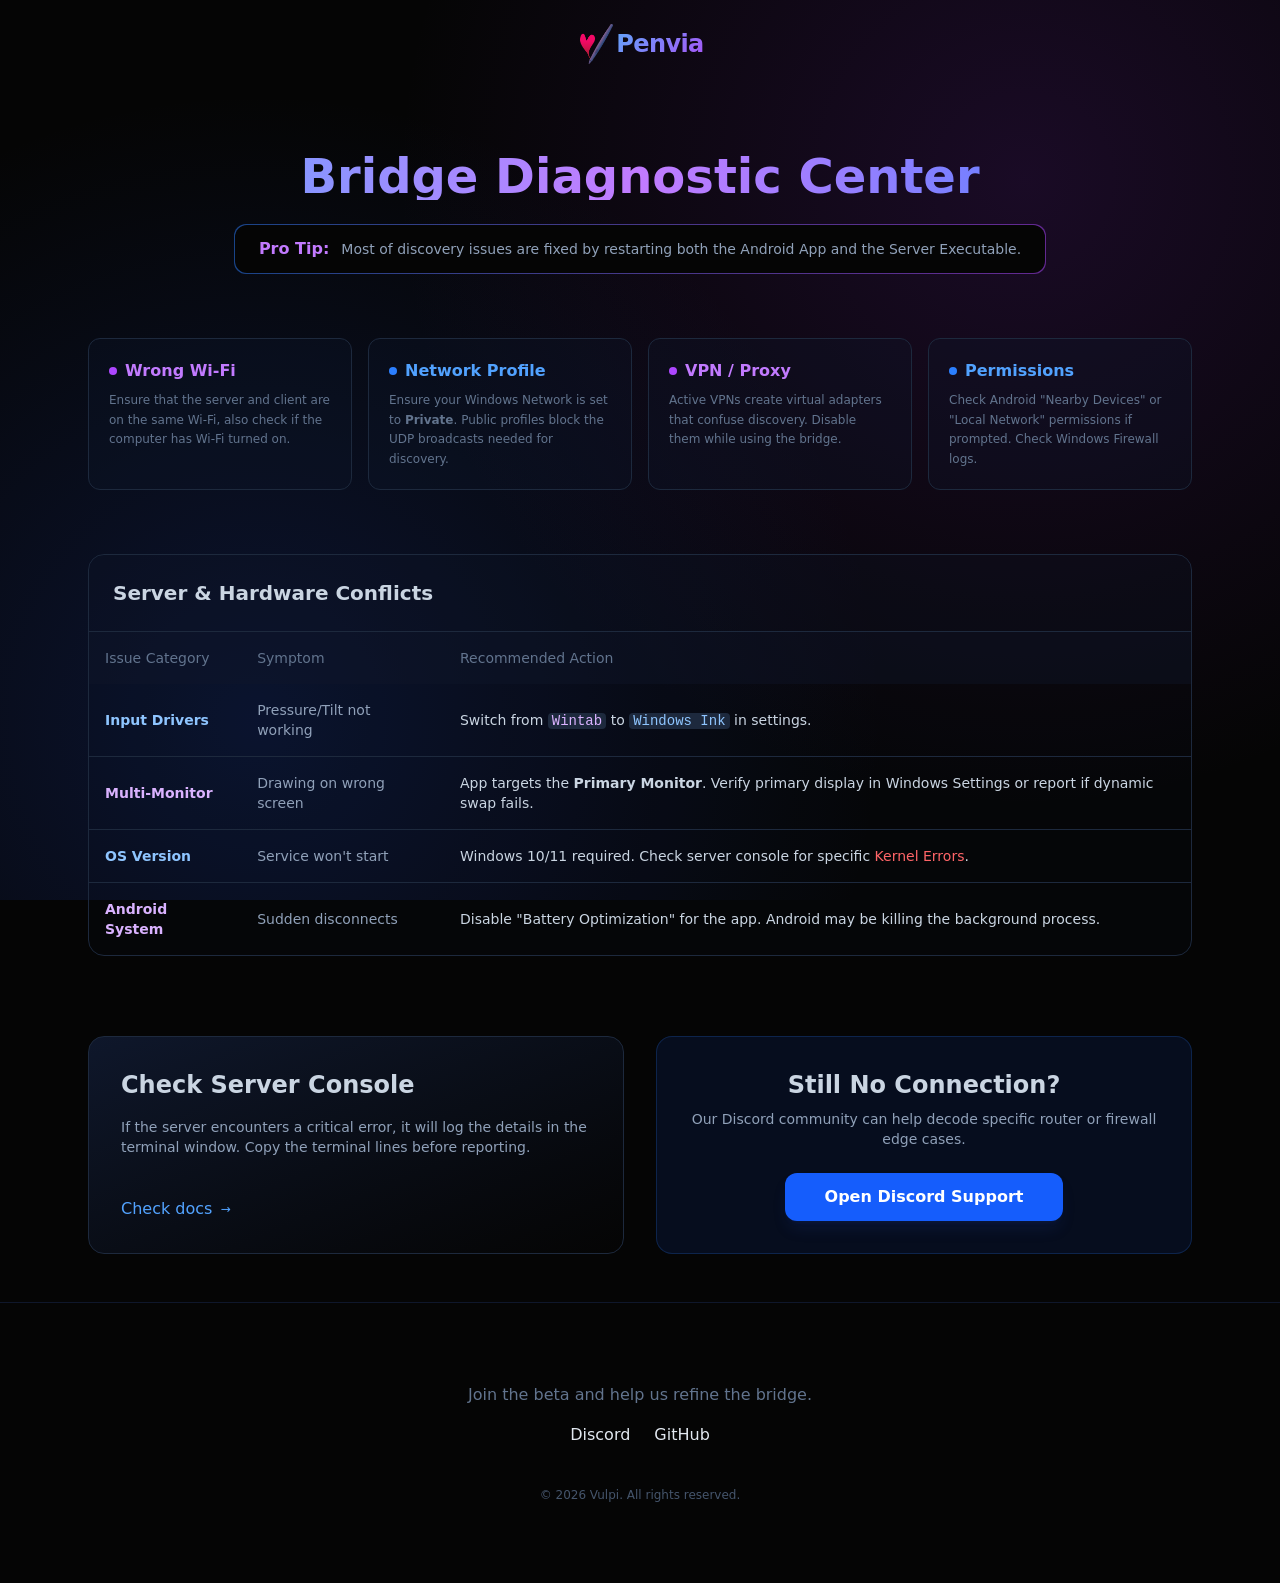
<file: help/index.html>
<!DOCTYPE html>
<html lang="en">
<head>
    <title>Penvia Help Center | Setup & Troubleshooting Guide</title>
    <link rel="icon" type="image/png" href="/graphics/misc7-1024.png">

    <meta charset="UTF-8">
    <meta name="viewport" content="width=device-width, initial-scale=1.0">
    <meta name="title" content="Penvia Help Center | Setup & Troubleshooting Guide">
    <meta name="description" content="Get started with Penvia. Step-by-step guides for connecting your Android stylus to Windows/Linux, fixing latency issues, and configuring pressure sensitivity.">
    <meta name="keywords" content="Penvia setup, connect android stylus to pc, Penvia troubleshooting, stylus pressure not working, Penvia Linux guide, low latency settings">
    <meta name="robots" content="index, follow">
    <meta name="language" content="English">
    <meta name="author" content="Penvia Team">
    <meta name="theme-color" content="#0f172a">

    <!-- Open Graph / Facebook (Help Center Specific) -->
    <meta property="og:type" content="article">
    <meta property="og:url" content="https://penvia.github.io/help">
    <meta property="og:title" content="Penvia Documentation: Setup & Optimization Guide">
    <meta property="og:description" content="Need help? Learn how to turn your Android device into a professional PC peripheral with our easy setup and troubleshooting guides.">
    <meta property="og:image" content="https://penvia.github.io/graphics/og-help.png">

    <!-- Twitter (Help Center Specific) -->
    <meta property="twitter:card" content="summary">
    <meta property="twitter:url" content="https://penvia.github.io/help">
    <meta property="twitter:title" content="Penvia Support | Help & Documentation">
    <meta property="twitter:description" content="Step-by-step guides to ensure zero-lag stylus input from your Android device to your desktop.">
    <meta property="twitter:image" content="https://penvia.github.io/graphics/og-help.png">

    <script type="application/ld+json">
        {
        "@context": "https://schema.org",
        "@type": "FAQPage",
        "mainEntity": [{
            "@type": "Question",
            "name": "How do I connect Penvia to my PC?",
            "acceptedAnswer": {
            "@type": "Answer",
            "text": "You can connect Penvia via USB or Wi-Fi. For the lowest latency, a USB connection is recommended."
            }
        }, {
            "@type": "Question",
            "name": "Does Penvia support pressure sensitivity?",
            "acceptedAnswer": {
            "@type": "Answer",
            "text": "Yes, Penvia supports full pressure sensitivity and tilt, provided your Android device and stylus hardware support these features."
            }
        }]
        }
    </script>
    
    <!-- Canonical Link (Prevents duplicate content issues) -->
    <link rel="canonical" href="https://penvia.github.io/help">
    <link href="/src/output.css" rel="stylesheet">
    <link href="/src/aos.css" rel="stylesheet">
    
    <style>
        body {
            background-color: #050505;
            color: #e2e8f0;
            overflow-x: hidden;
            background-image: 
                radial-gradient(circle at 80% 20%, rgba(88, 28, 135, 0.25) 0%, transparent 50%),
                radial-gradient(circle at 20% 80%, rgba(30, 64, 175, 0.25) 0%, transparent 50%);
            background-attachment: fixed;
            background-size: cover;
        }
        
        .glow-accent {
            box-shadow: 0 0 50px -10px rgba(99, 102, 241, 0.15);
        }

        #penCanvas {
            filter: blur(0.5px) drop-shadow(0 0 10px rgba(168, 85, 247, 0.4));
            opacity: 0.8;
        }

        .gradient-text {
            background: linear-gradient(135deg, #60a5fa 0%, #a855f7 100%);
            -webkit-background-clip: text;
            -webkit-text-fill-color: transparent;
        }
    </style>
</head>
<body class="hero-bg">
    <div class="flex flex-col mb-4">
        <nav class="p-6 max-w-7xl mx-auto flex justify-between items-center z-50">
            <a href="/" class="flex items-center">
                <img src="/graphics/misc7-1024.png" alt="Penvia Logo" class="w-10 h-10 object-contain">
                <span class="text-2xl font-bold gradient-text tracking-tight">Penvia</span>
            </a>
        </nav>
    </div>
    <main class="max-w-6xl mx-auto px-6 py-12 text-slate-300">
    <section class="text-center mb-16" data-aos="fade-down">
        <h1 class="text-5xl font-extrabold mb-6 bg-linear-to-r from-blue-400 via-purple-400 to-blue-500 bg-clip-text text-transparent">
            Bridge Diagnostic Center
        </h1>
        <div class="inline-block p-px rounded-xl bg-linear-to-r from-blue-500/50 to-purple-500/50">
            <div class="px-6 py-3 rounded-xl bg-[#050505] flex items-center gap-3">
                <span class="text-purple-400 font-bold">Pro Tip:</span>
                <p class="text-sm text-slate-400">Most of discovery issues are fixed by restarting both the Android App and the Server Executable.</p>
            </div>
        </div>
    </section>

    <section class="grid grid-cols-1 md:grid-cols-2 lg:grid-cols-4 gap-4 mb-16">
        <div class="p-5 rounded-xl bg-slate-900/30 border border-slate-800 hover:border-purple-500/40 transition-all" data-aos="zoom-in" data-aos-delay="400">
            <h4 class="text-purple-400 font-bold mb-2 flex items-center gap-2">
                <span class="w-2 h-2 rounded-full bg-purple-500"></span> Wrong Wi-Fi
            </h4>
            <p class="text-xs text-slate-500 leading-relaxed">Ensure that the server and client are on the same Wi-Fi, also check if the computer has Wi-Fi turned on.</p>
        </div>
        
        <div class="p-5 rounded-xl bg-slate-900/30 border border-slate-800 hover:border-blue-500/40 transition-all" data-aos="zoom-in" data-aos-delay="100">
            <h4 class="text-blue-400 font-bold mb-2 flex items-center gap-2">
                <span class="w-2 h-2 rounded-full bg-blue-500"></span> Network Profile
            </h4>
            <p class="text-xs text-slate-500 leading-relaxed">Ensure your Windows Network is set to <strong>Private</strong>. Public profiles block the UDP broadcasts needed for discovery.</p>
        </div>

        <div class="p-5 rounded-xl bg-slate-900/30 border border-slate-800 hover:border-purple-500/40 transition-all" data-aos="zoom-in" data-aos-delay="200">
            <h4 class="text-purple-400 font-bold mb-2 flex items-center gap-2">
                <span class="w-2 h-2 rounded-full bg-purple-500"></span> VPN / Proxy
            </h4>
            <p class="text-xs text-slate-500 leading-relaxed">Active VPNs create virtual adapters that confuse discovery. Disable them while using the bridge.</p>
        </div>

        <div class="p-5 rounded-xl bg-slate-900/30 border border-slate-800 hover:border-blue-500/40 transition-all" data-aos="zoom-in" data-aos-delay="300">
            <h4 class="text-blue-400 font-bold mb-2 flex items-center gap-2">
                <span class="w-2 h-2 rounded-full bg-blue-500"></span> Permissions
            </h4>
            <p class="text-xs text-slate-500 leading-relaxed">Check Android "Nearby Devices" or "Local Network" permissions if prompted. Check Windows Firewall logs.</p>
        </div>

    </section>

    <section class="mb-20 overflow-hidden rounded-2xl border border-slate-800 bg-slate-900/10" data-aos="fade-up">
        <div class="p-6 border-b border-slate-800 bg-slate-900/20">
            <h3 class="text-xl font-bold">Server & Hardware Conflicts</h3>
        </div>
        <div class="overflow-x-auto">
            <table class="w-full text-left border-collapse">
                <thead>
                    <tr class="text-slate-500 text-sm bg-slate-900/40">
                        <th class="p-4 font-medium">Issue Category</th>
                        <th class="p-4 font-medium">Symptom</th>
                        <th class="p-4 font-medium">Recommended Action</th>
                    </tr>
                </thead>
                <tbody class="divide-y divide-slate-800">

                    <tr class="hover:bg-blue-500/5 transition-colors">
                        <td class="p-4 text-sm font-semibold text-blue-300">Input Drivers</td>
                        <td class="p-4 text-sm text-slate-400">Pressure/Tilt not working</td>
                        <td class="p-4 text-sm">Switch from <code class="bg-slate-800 px-1 rounded text-purple-300">Wintab</code> to <code class="bg-slate-800 px-1 rounded text-blue-300">Windows Ink</code> in settings.</td>
                    </tr>

                    <tr class="hover:bg-purple-500/5 transition-colors">
                        <td class="p-4 text-sm font-semibold text-purple-300">Multi-Monitor</td>
                        <td class="p-4 text-sm text-slate-400">Drawing on wrong screen</td>
                        <td class="p-4 text-sm">App targets the <strong>Primary Monitor</strong>. Verify primary display in Windows Settings or report if dynamic swap fails.</td>
                    </tr>

                    <tr class="hover:bg-blue-500/5 transition-colors">
                        <td class="p-4 text-sm font-semibold text-blue-300">OS Version</td>
                        <td class="p-4 text-sm text-slate-400">Service won't start</td>
                        <td class="p-4 text-sm">Windows 10/11 required. Check server console for specific <span class="text-red-400">Kernel Errors</span>.</td>
                    </tr>

                    <tr class="hover:bg-purple-500/5 transition-colors">
                        <td class="p-4 text-sm font-semibold text-purple-300">Android System</td>
                        <td class="p-4 text-sm text-slate-400">Sudden disconnects</td>
                        <td class="p-4 text-sm">Disable "Battery Optimization" for the app. Android may be killing the background process.</td>
                    </tr>
                </tbody>
            </table>
        </div>
    </section>

    <section class="grid grid-cols-1 md:grid-cols-2 gap-8" data-aos="fade-up">
        <div class="p-8 rounded-2xl bg-linear-to-br from-slate-900 to-[#050505] border border-slate-800 flex flex-col justify-between">
            <div>
                <h3 class="text-2xl font-bold mb-4">Check Server Console</h3>
                <p class="text-slate-400 text-sm mb-6">If the server encounters a critical error, it will log the details in the terminal window. Copy the terminal lines before reporting.</p>
            </div>
            <a href="/docs/" class="w-max text-blue-400 hover:text-blue-300 font-medium flex items-center gap-2">
                Check docs <span class="text-xs">→</span>
            </a>
        </div>

        <div class="p-8 rounded-2xl bg-blue-600/10 border border-blue-500/20 flex flex-col items-center text-center justify-center">
            <h3 class="text-2xl font-bold mb-2">Still No Connection?</h3>
            <p class="text-slate-400 text-sm mb-6">Our Discord community can help decode specific router or firewall edge cases.</p>
            <a href="https://discord.gg/uxG2kqGzUX" class="bg-blue-600 hover:bg-blue-500 text-white px-10 py-3 rounded-xl font-bold transition-transform active:scale-95 shadow-lg shadow-blue-900/20">
                Open Discord Support
            </a>
        </div>
    </section>

</main>

    <footer class="py-20 text-center border-t border-slate-900">
        <p class="text-slate-500 mb-4">Join the beta and help us refine the bridge.</p>
        <div class="flex justify-center space-x-6">
            <a href="https://discord.gg/uxG2kqGzUX" class="hover:text-white transition">Discord</a>
            <a href="https://github.com/Penvia" class="hover:text-white transition">GitHub</a>
        </div>
        <p class="mt-10 text-xs text-slate-600">© 2026 Vulpi. All rights reserved.</p>
    </footer>

    <script src="/src/aos.js"></script>
    <script>
        AOS.init({
            duration: 800,
            once: true,
        });
    </script>
</body>
</html>
</file>
